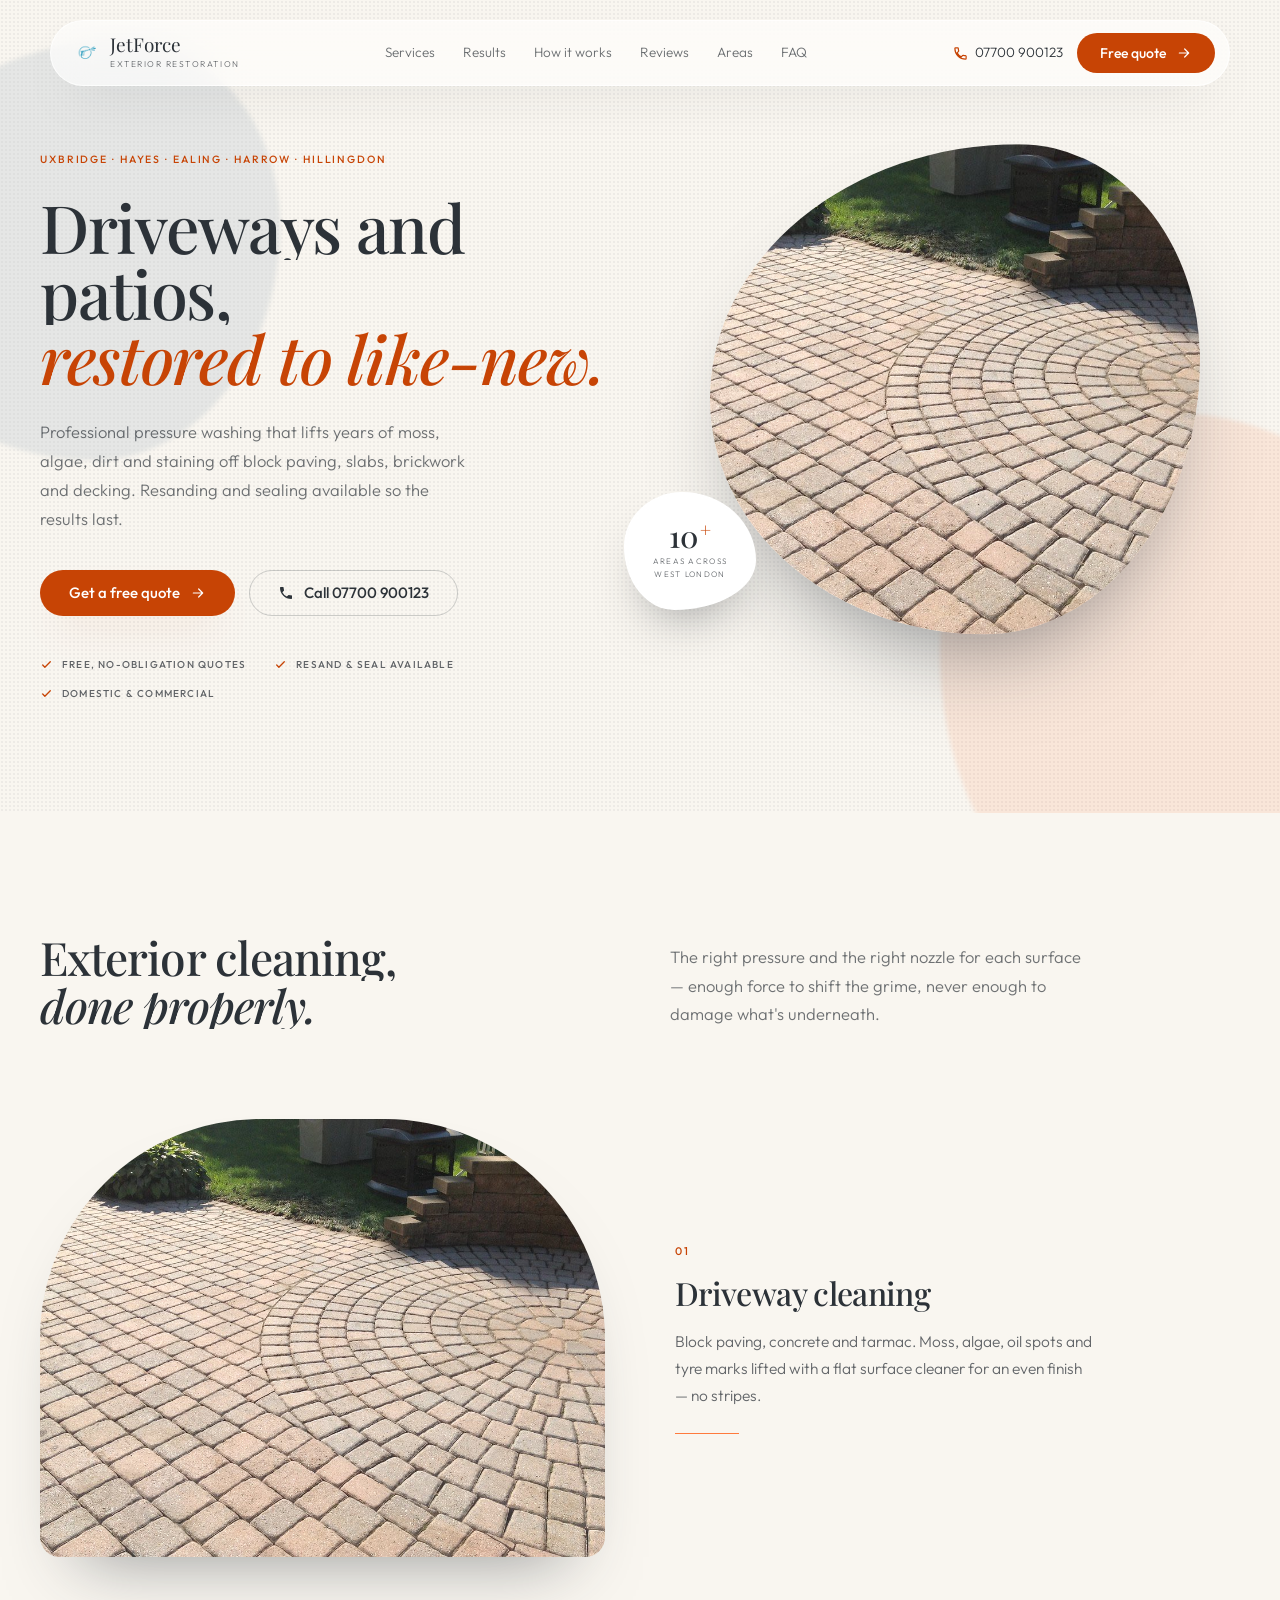
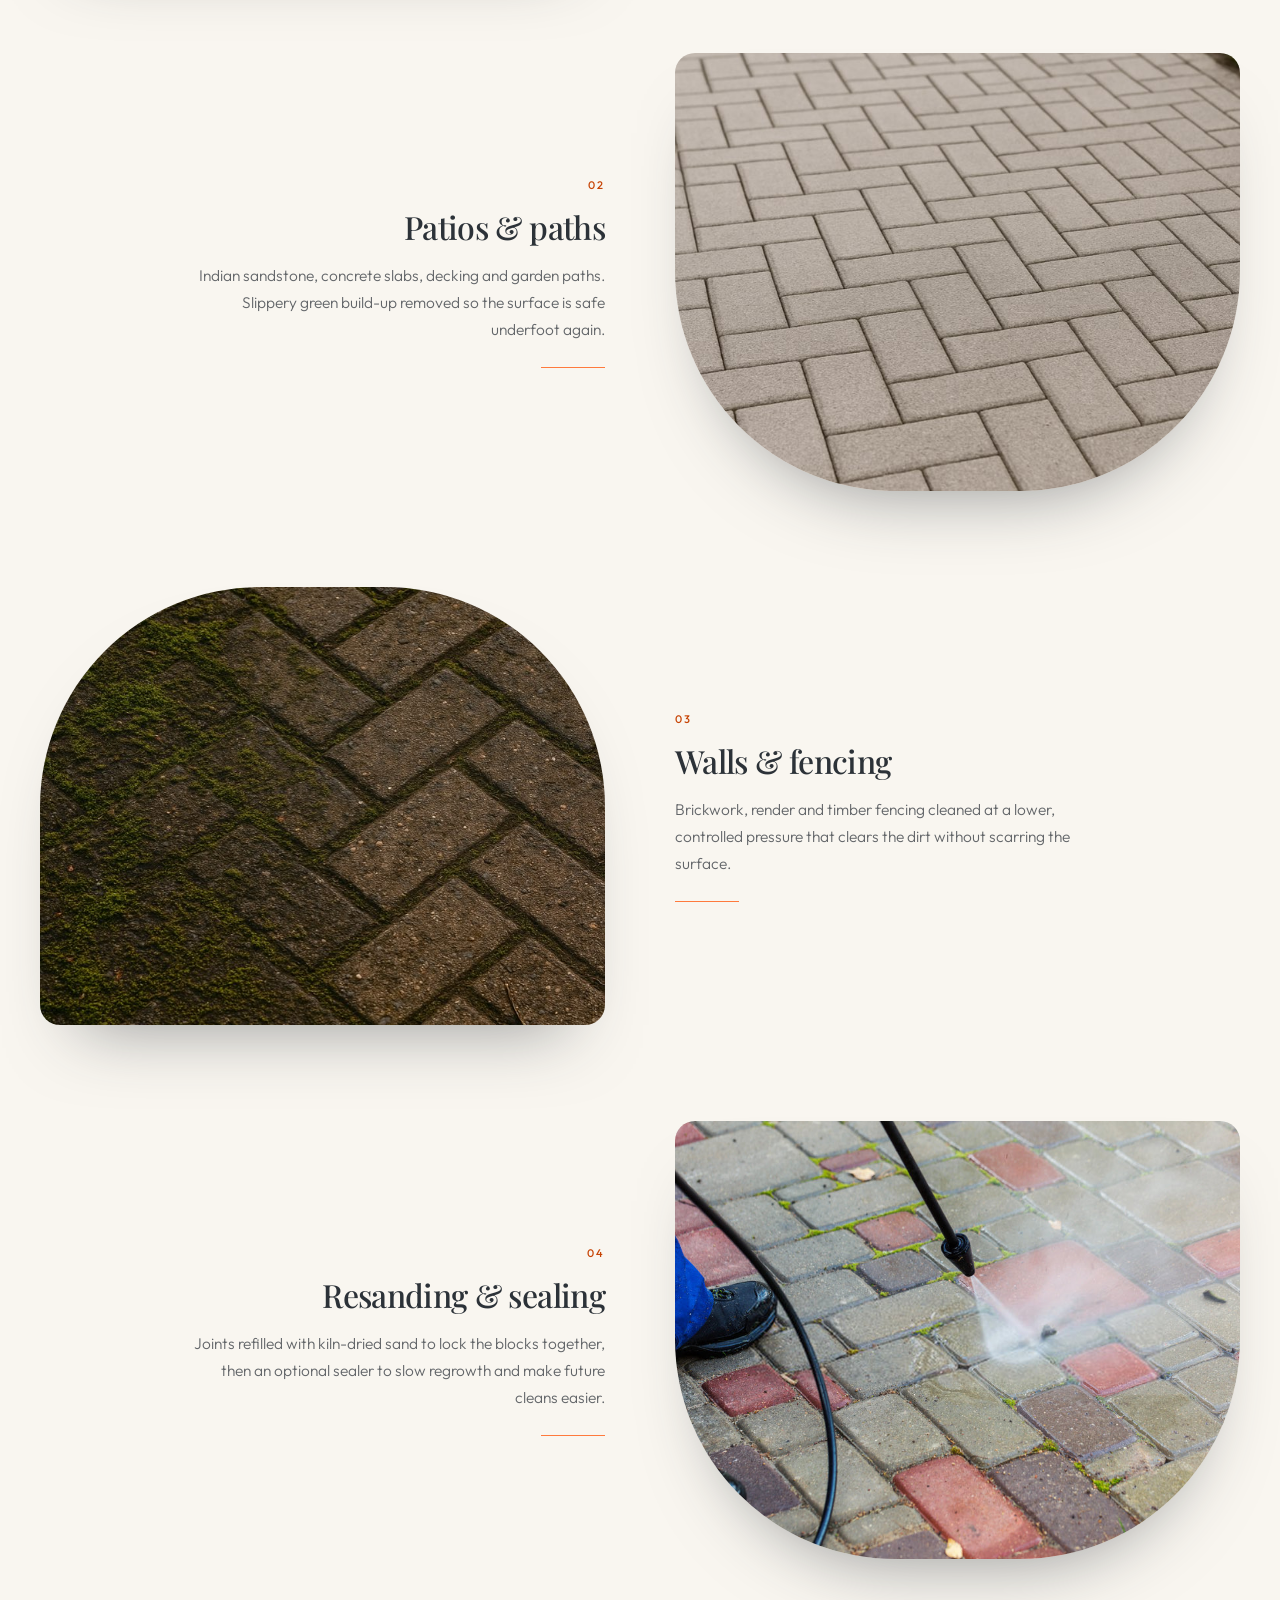
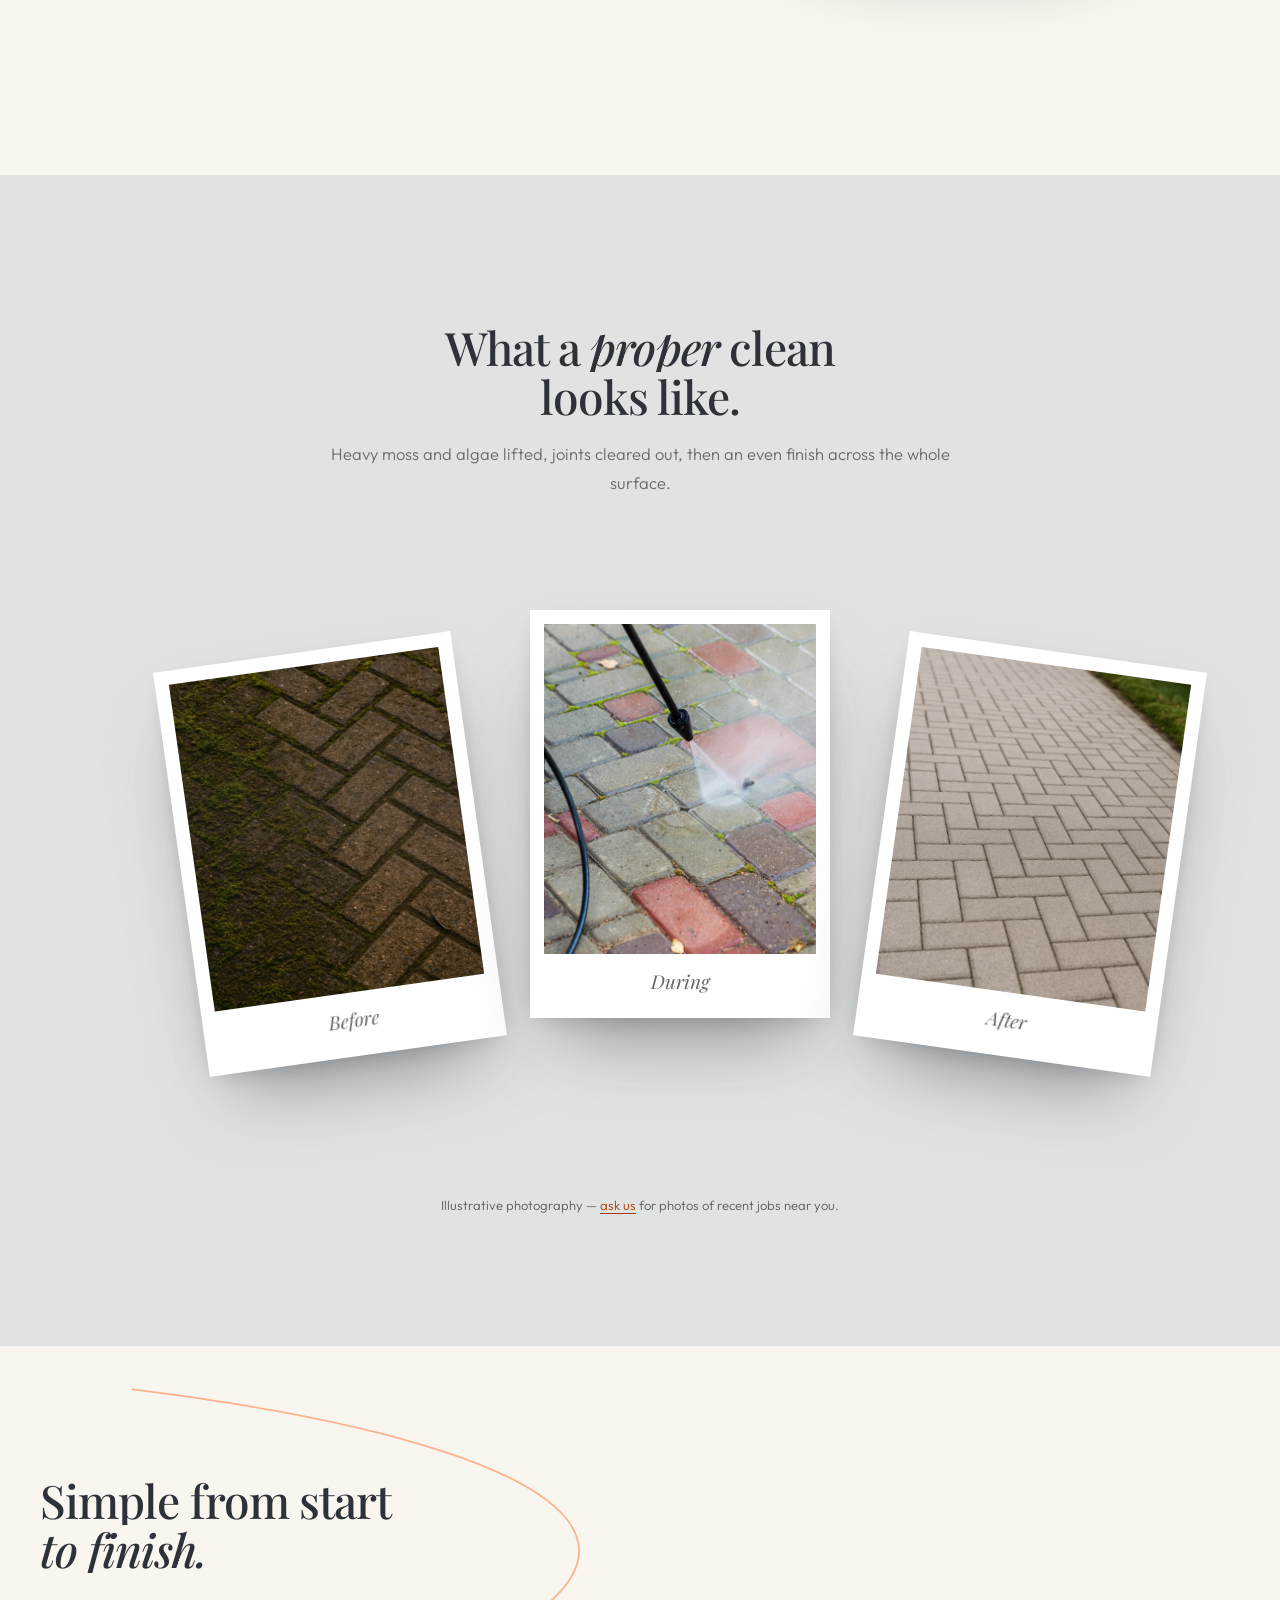
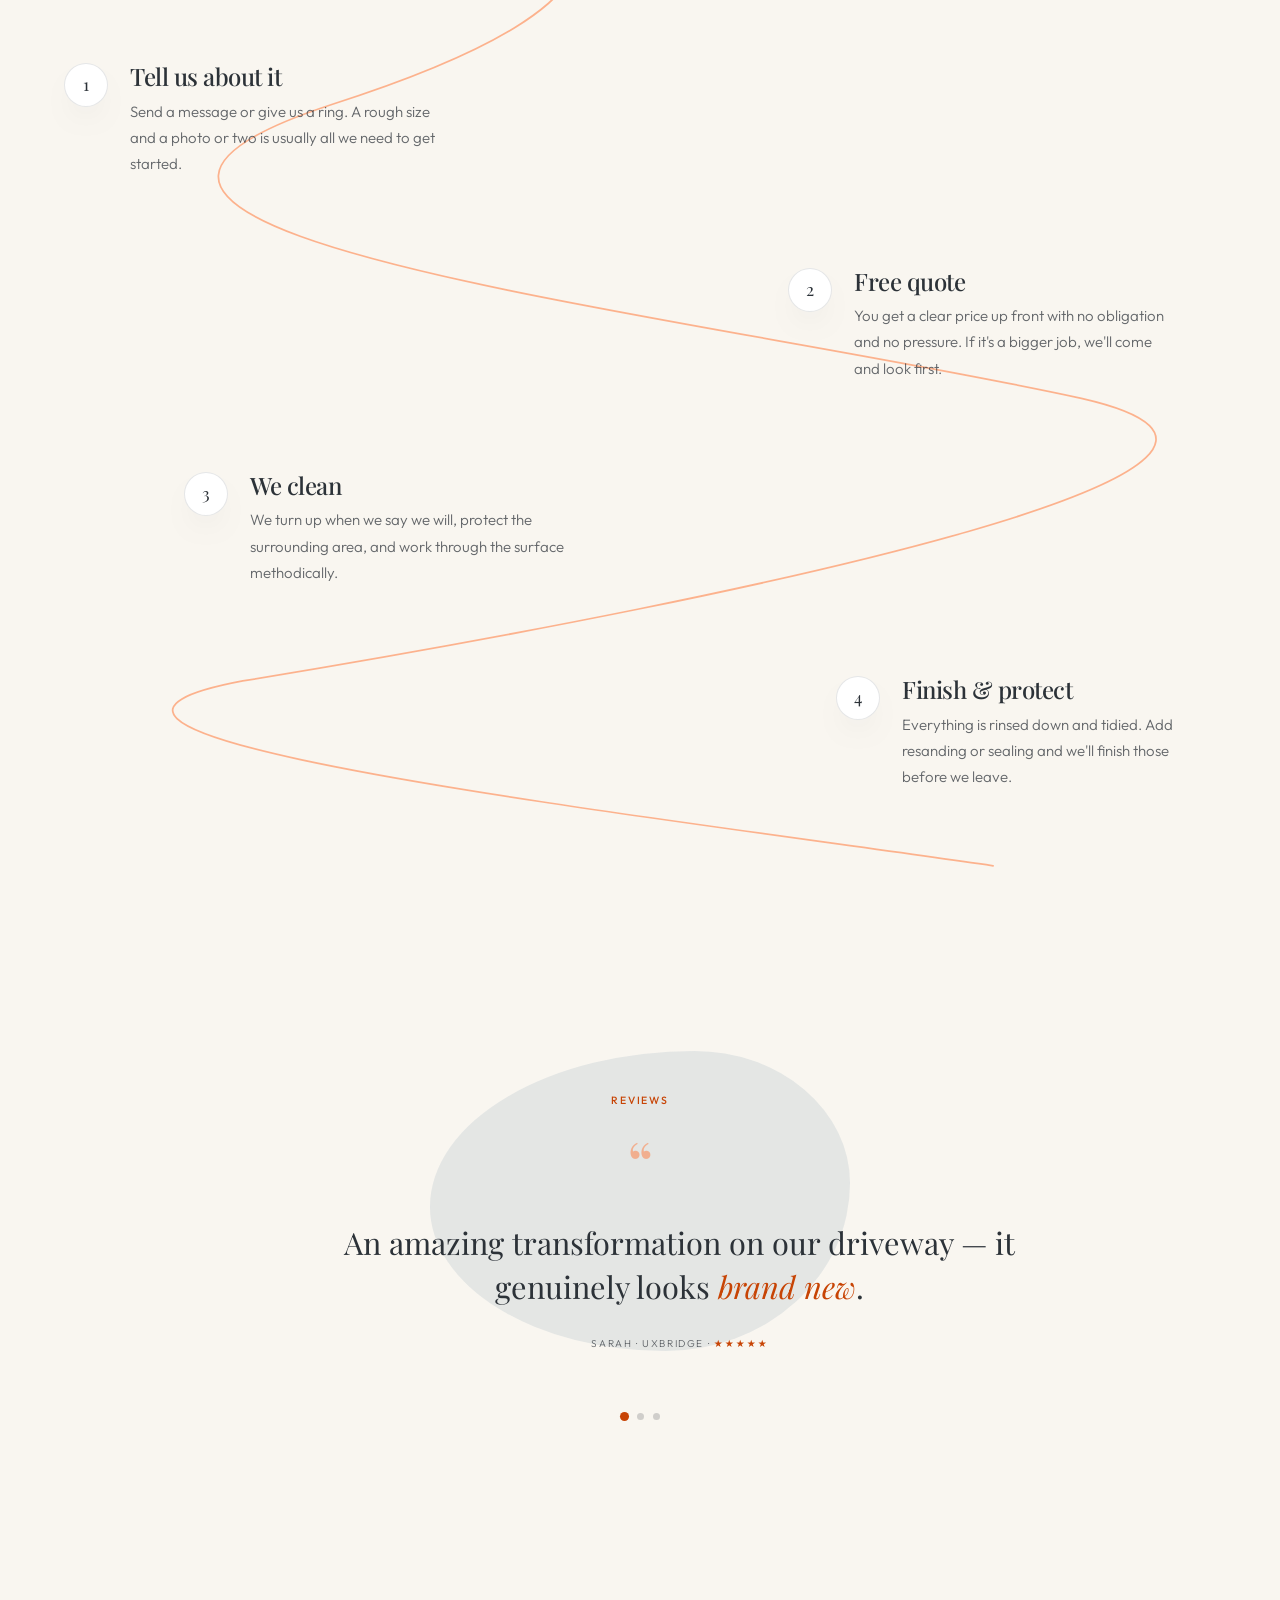
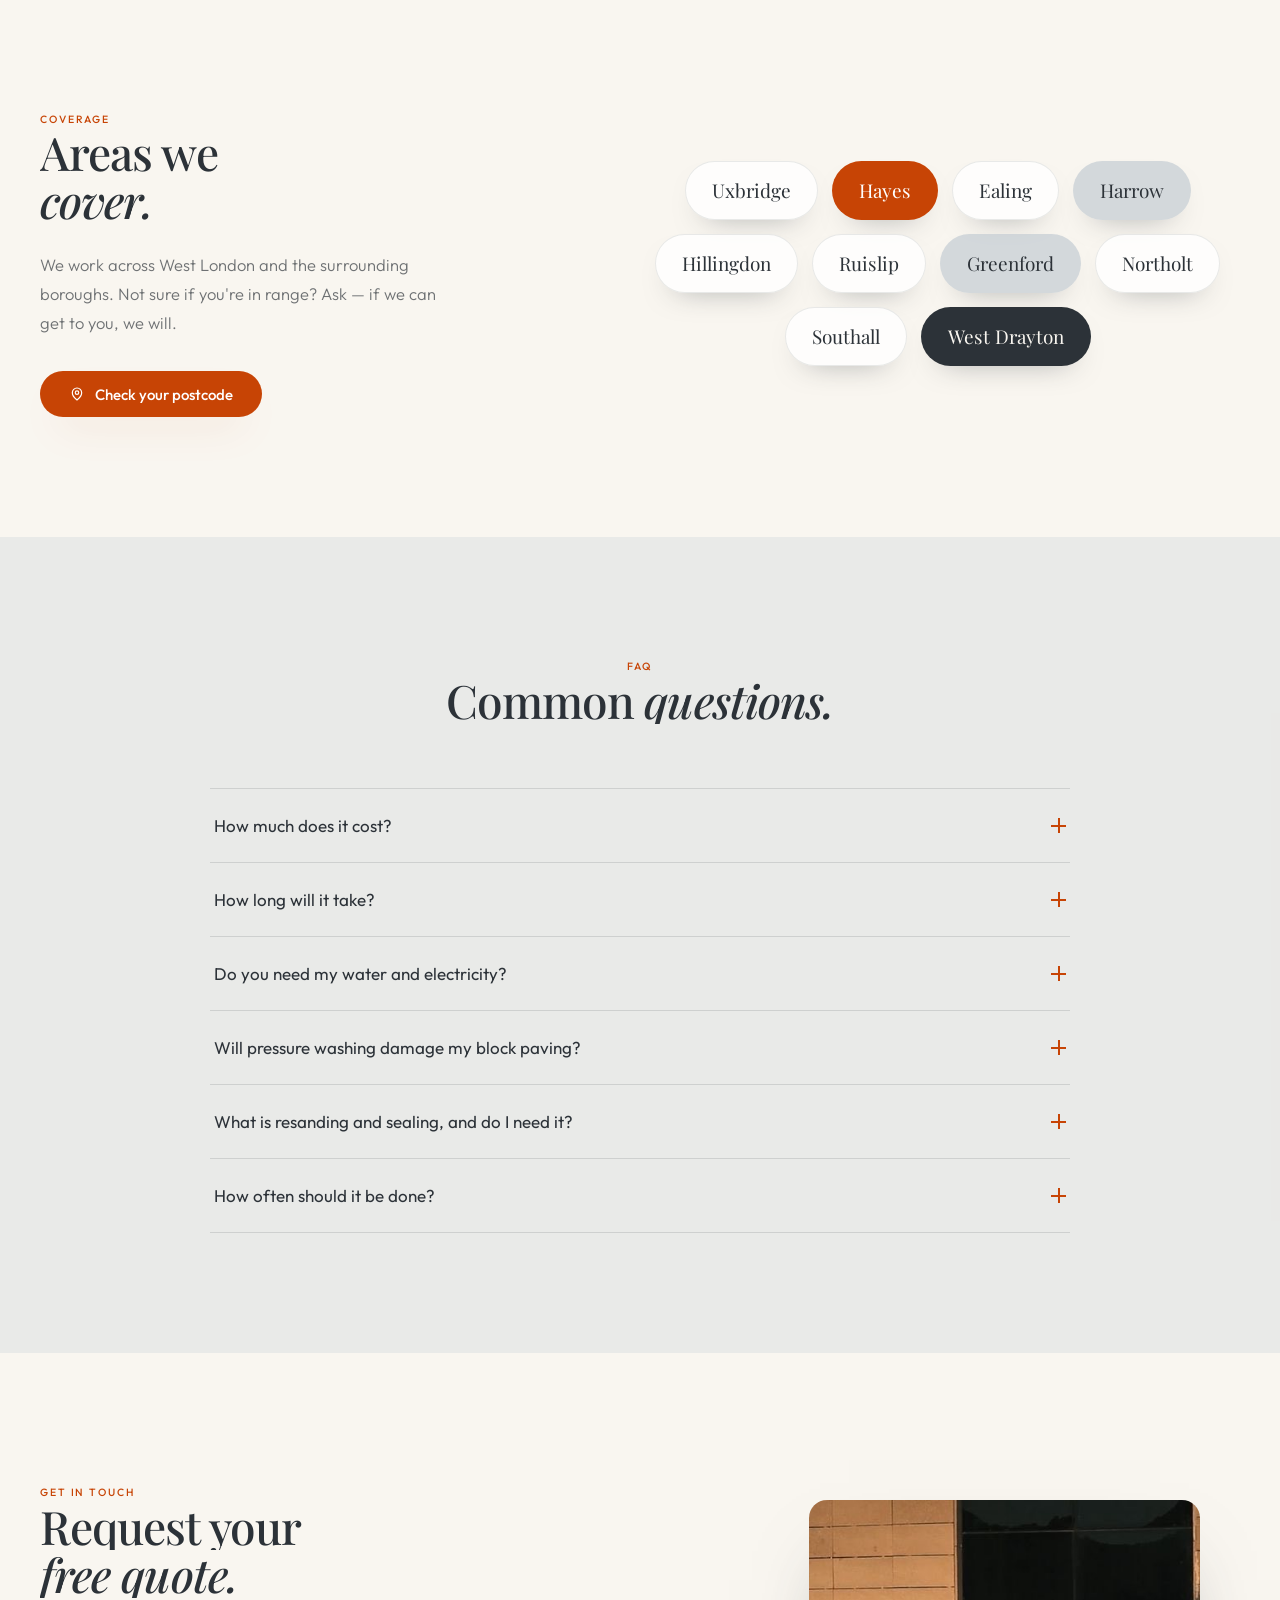
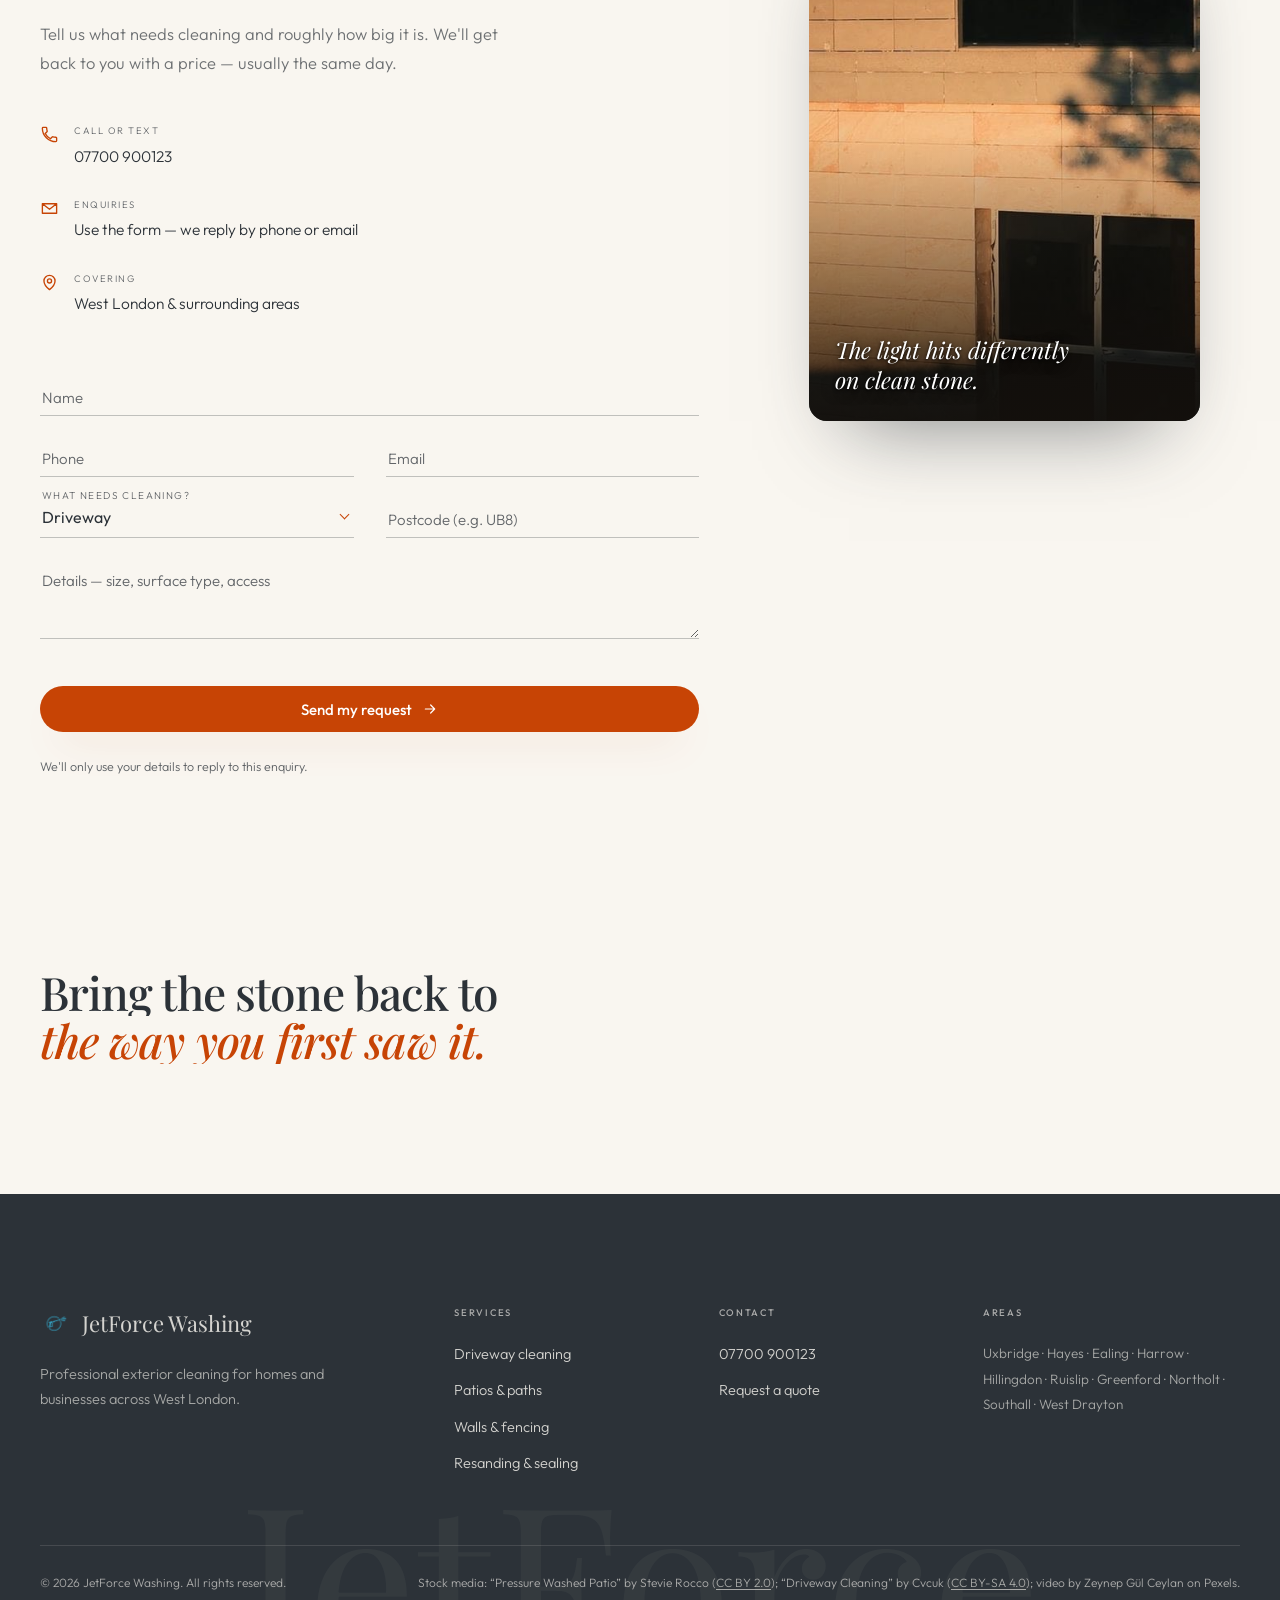
<file: index.html>
<!DOCTYPE html>
<html lang="en-GB">
<head>
<meta charset="utf-8">
<meta name="viewport" content="width=device-width, initial-scale=1">

<title>JetForce Washing | Driveway &amp; Patio Cleaning in West London</title>
<meta name="description" content="Professional pressure washing across West London. Driveways, patios, walls and fencing cleaned, plus resanding and sealing. Free, no-obligation quotes.">
<link rel="canonical" href="https://ym-mmv.github.io/JetForceWashing-website/">
<meta name="theme-color" content="#f9f6f0">

<!-- Reveal animations are opt-in: without JS the .js class is never added and
     every element stays visible, so the page never depends on the script. -->
<script>document.documentElement.classList.add('js');</script>

<!-- Social sharing -->
<meta property="og:type" content="website">
<meta property="og:site_name" content="JetForce Washing">
<meta property="og:title" content="JetForce Washing | Driveway &amp; Patio Cleaning in West London">
<meta property="og:description" content="Professional pressure washing across West London. Driveways, patios, walls and fencing cleaned, plus resanding and sealing.">
<meta property="og:url" content="https://ym-mmv.github.io/JetForceWashing-website/">
<meta property="og:image" content="https://ym-mmv.github.io/JetForceWashing-website/assets/hero.jpg">
<meta property="og:locale" content="en_GB">
<meta name="twitter:card" content="summary_large_image">
<meta name="twitter:title" content="JetForce Washing | Driveway &amp; Patio Cleaning in West London">
<meta name="twitter:description" content="Professional pressure washing across West London.">
<meta name="twitter:image" content="https://ym-mmv.github.io/JetForceWashing-website/assets/hero.jpg">

<!-- Relative paths: the site is served from a /JetForceWashing-website/ subpath,
     where "/favicon.ico" would 404. These also work at a domain root. -->
<link rel="icon" href="favicon.ico" sizes="any">
<link rel="icon" type="image/png" sizes="32x32" href="favicon-32x32.png">
<link rel="icon" type="image/png" sizes="16x16" href="favicon-16x16.png">
<link rel="apple-touch-icon" href="apple-touch-icon.png">
<link rel="manifest" href="site.webmanifest">

<link rel="preconnect" href="https://fonts.googleapis.com">
<link rel="preconnect" href="https://fonts.gstatic.com" crossorigin>
<link href="https://fonts.googleapis.com/css2?family=Playfair+Display:ital,wght@0,400;0,500;0,600;1,400;1,500&family=Outfit:wght@300;400;500&display=swap" rel="stylesheet">
<link rel="stylesheet" href="styles.css">
</head>

<body>
<a class="skip-link" href="#main">Skip to content</a>

<!-- ================================================================ NAV == -->
<header class="topbar">
  <div class="topbar-inner">
    <a class="brand" href="#top" aria-label="JetForce Washing — home">
      <img src="assets/logo.png" alt="" width="26" height="26">
      <span>
        <span class="brand-name">JetForce</span>
        <span class="brand-sub">Exterior restoration</span>
      </span>
    </a>

    <nav class="topnav" id="topnav" aria-label="Main">
      <a href="#services">Services</a>
      <a href="#results">Results</a>
      <a href="#process">How it works</a>
      <a href="#reviews">Reviews</a>
      <a href="#areas">Areas</a>
      <a href="#faq">FAQ</a>
    </nav>

    <div class="topbar-cta">
      <a class="tel-link" href="tel:+447700900123">
        <svg viewBox="0 0 24 24" aria-hidden="true" class="ico"><path d="M6.6 10.8a15.1 15.1 0 0 0 6.6 6.6l2.2-2.2a1 1 0 0 1 1-.25 11.4 11.4 0 0 0 3.6.58 1 1 0 0 1 1 1V20a1 1 0 0 1-1 1A17 17 0 0 1 3 4a1 1 0 0 1 1-1h3.5a1 1 0 0 1 1 1 11.4 11.4 0 0 0 .57 3.6 1 1 0 0 1-.25 1z"/></svg>
        <span>07700 900123</span>
      </a>
      <a class="btn btn-solid btn-sm magnet" href="#quote">
        Free quote
        <svg viewBox="0 0 24 24" aria-hidden="true" class="ico"><path d="M5 12h14M13 6l6 6-6 6" stroke-linecap="round" stroke-linejoin="round"/></svg>
      </a>
      <button class="nav-toggle" id="navToggle" aria-expanded="false" aria-controls="topnav" aria-label="Open menu">
        <span></span><span></span><span></span>
      </button>
    </div>
  </div>
</header>

<main id="main">
<span id="top"></span>

<!-- =============================================================== HERO == -->
<section class="hero noise">
  <div class="hero-blob hero-blob-1 pebble" aria-hidden="true"></div>
  <div class="hero-blob hero-blob-2 pebble-2" aria-hidden="true"></div>

  <div class="wrap hero-grid">
    <div class="hero-copy">
      <p class="sc hero-eyebrow hero-anim">Uxbridge &middot; Hayes &middot; Ealing &middot; Harrow &middot; Hillingdon</p>

      <h1 class="reveal-lines">
        <span class="l-mask"><span class="l-in">Driveways and</span></span>
        <span class="l-mask"><span class="l-in">patios,</span></span>
        <span class="l-mask"><span class="l-in accent">restored to like&#8209;new.</span></span>
      </h1>

      <p class="lede hero-lede hero-anim">
        Professional pressure washing that lifts years of moss, algae, dirt and staining
        off block paving, slabs, brickwork and decking. Resanding and sealing available
        so the results last.
      </p>

      <div class="hero-cta hero-anim">
        <a class="btn btn-solid magnet" href="#quote">
          Get a free quote
          <svg viewBox="0 0 24 24" aria-hidden="true" class="ico"><path d="M5 12h14M13 6l6 6-6 6" stroke-linecap="round" stroke-linejoin="round"/></svg>
        </a>
        <a class="btn btn-ghost" href="tel:+447700900123">
          <svg viewBox="0 0 24 24" aria-hidden="true" class="ico"><path d="M6.6 10.8a15.1 15.1 0 0 0 6.6 6.6l2.2-2.2a1 1 0 0 1 1-.25 11.4 11.4 0 0 0 3.6.58 1 1 0 0 1 1 1V20a1 1 0 0 1-1 1A17 17 0 0 1 3 4a1 1 0 0 1 1-1h3.5a1 1 0 0 1 1 1 11.4 11.4 0 0 0 .57 3.6 1 1 0 0 1-.25 1z" fill="currentColor" stroke="none"/></svg>
          Call 07700 900123
        </a>
      </div>

      <ul class="hero-points hero-anim">
        <li><svg viewBox="0 0 24 24" aria-hidden="true"><path d="m5 13 4 4L19 7"/></svg>Free, no-obligation quotes</li>
        <li><svg viewBox="0 0 24 24" aria-hidden="true"><path d="m5 13 4 4L19 7"/></svg>Resand &amp; seal available</li>
        <li><svg viewBox="0 0 24 24" aria-hidden="true"><path d="m5 13 4 4L19 7"/></svg>Domestic &amp; commercial</li>
      </ul>
    </div>

    <div class="hero-media">
      <figure class="hero-pebble pebble" id="heroPebble">
        <img src="assets/hero.jpg" id="heroImg" alt="Block paving patio with a circular feature, clean after pressure washing" width="1024" height="765" fetchpriority="high">
      </figure>
      <!-- Badge shows the number of areas covered, which matches the list in the
           Areas section exactly — a figure that can be checked against the page. -->
      <div class="hero-badge pebble-2 hero-anim">
        <b>10<span class="plus">+</span></b>
        <span>Areas across<br>West London</span>
      </div>
    </div>
  </div>
</section>

<!-- =========================================================== SERVICES == -->
<section class="services" id="services">
  <div class="wrap">
    <div class="section-head">
      <h2 class="reveal-lines">
        <span class="l-mask"><span class="l-in">Exterior cleaning,</span></span>
        <span class="l-mask"><span class="l-in italic">done properly.</span></span>
      </h2>
      <p class="lede fade-up">
        The right pressure and the right nozzle for each surface — enough force to shift
        the grime, never enough to damage what's underneath.
      </p>
    </div>

    <div class="svc-list">
      <article class="svc">
        <div class="svc-art"><img src="assets/hero.jpg" alt="Clean block paving with a circular feature" loading="lazy" width="1024" height="765"></div>
        <div class="svc-copy">
          <span class="svc-num">01</span>
          <h3>Driveway cleaning</h3>
          <p>Block paving, concrete and tarmac. Moss, algae, oil spots and tyre marks lifted with a flat surface cleaner for an even finish — no stripes.</p>
          <div class="svc-rule"></div>
        </div>
      </article>

      <article class="svc">
        <div class="svc-art"><img src="assets/after.jpg" alt="Clean paving slabs after washing" loading="lazy" width="733" height="1100"></div>
        <div class="svc-copy">
          <span class="svc-num">02</span>
          <h3>Patios &amp; paths</h3>
          <p>Indian sandstone, concrete slabs, decking and garden paths. Slippery green build-up removed so the surface is safe underfoot again.</p>
          <div class="svc-rule"></div>
        </div>
      </article>

      <article class="svc">
        <div class="svc-art"><img src="assets/before.jpg" alt="Paving heavily covered in moss before cleaning" loading="lazy" width="733" height="1100"></div>
        <div class="svc-copy">
          <span class="svc-num">03</span>
          <h3>Walls &amp; fencing</h3>
          <p>Brickwork, render and timber fencing cleaned at a lower, controlled pressure that clears the dirt without scarring the surface.</p>
          <div class="svc-rule"></div>
        </div>
      </article>

      <article class="svc">
        <div class="svc-art"><img src="assets/in-progress.jpg" alt="A pressure washer lance clearing moss from block paving joints" loading="lazy" width="1000" height="667"></div>
        <div class="svc-copy">
          <span class="svc-num">04</span>
          <h3>Resanding &amp; sealing</h3>
          <p>Joints refilled with kiln-dried sand to lock the blocks together, then an optional sealer to slow regrowth and make future cleans easier.</p>
          <div class="svc-rule"></div>
        </div>
      </article>
    </div>
  </div>
</section>

<!-- ============================================================ RESULTS == -->
<section class="results" id="results">
  <div class="wrap">
    <div class="results-head">
      <p class="sc fade-up">Results</p>
      <h2 class="reveal-lines">
        <span class="l-mask"><span class="l-in">What a <span class="italic">proper</span> clean</span></span>
        <span class="l-mask"><span class="l-in">looks like.</span></span>
      </h2>
      <p class="lede fade-up">Heavy moss and algae lifted, joints cleared out, then an even finish across the whole surface.</p>
    </div>

    <!--
      NOTE FOR JETFORCE: these are stock photos standing in until you have your
      own. Replace assets/before.jpg, assets/in-progress.jpg and assets/after.jpg
      with shots of one of your own jobs. Once they're your own photos, delete
      the "Illustrative photography" note below and the credits line in the footer.
    -->
    <div class="fan" id="fan">
      <figure class="pol" data-pol="0">
        <div class="shot"><img src="assets/before.jpg" alt="Block paving covered in thick moss and algae" loading="lazy" width="733" height="1100"></div>
        <figcaption>Before</figcaption>
      </figure>
      <figure class="pol" data-pol="1">
        <div class="shot"><img src="assets/in-progress.jpg" alt="A pressure washer lance clearing moss from the joints of block paving" loading="lazy" width="1000" height="667"></div>
        <figcaption>During</figcaption>
      </figure>
      <figure class="pol" data-pol="2">
        <div class="shot"><img src="assets/after.jpg" alt="Block paving clean and clear after pressure washing" loading="lazy" width="733" height="1100"></div>
        <figcaption>After</figcaption>
      </figure>
    </div>

    <p class="results-note">
      Illustrative photography — <a href="#quote">ask us</a> for photos of recent jobs near you.
    </p>
  </div>
</section>

<!-- ============================================================ PROCESS == -->
<section class="process" id="process">
  <svg class="walk" viewBox="0 0 1160 1080" preserveAspectRatio="none" aria-hidden="true">
    <path id="walkPath" d="M120 40 C 520 90, 700 200, 300 330 C -60 450, 620 520, 980 600 C 1240 660, 700 780, 220 860 C -40 910, 560 980, 900 1030"/>
  </svg>

  <div class="wrap">
    <div class="section-head">
      <h2 class="reveal-lines">
        <span class="l-mask"><span class="l-in">Simple from start</span></span>
        <span class="l-mask"><span class="l-in italic">to finish.</span></span>
      </h2>
    </div>

    <ol class="steps">
      <li class="step">
        <span class="step-n">1</span>
        <div>
          <h3>Tell us about it</h3>
          <p>Send a message or give us a ring. A rough size and a photo or two is usually all we need to get started.</p>
        </div>
      </li>
      <li class="step">
        <span class="step-n">2</span>
        <div>
          <h3>Free quote</h3>
          <p>You get a clear price up front with no obligation and no pressure. If it's a bigger job, we'll come and look first.</p>
        </div>
      </li>
      <li class="step">
        <span class="step-n">3</span>
        <div>
          <h3>We clean</h3>
          <p>We turn up when we say we will, protect the surrounding area, and work through the surface methodically.</p>
        </div>
      </li>
      <li class="step">
        <span class="step-n">4</span>
        <div>
          <h3>Finish &amp; protect</h3>
          <p>Everything is rinsed down and tidied. Add resanding or sealing and we'll finish those before we leave.</p>
        </div>
      </li>
    </ol>
  </div>
</section>

<!-- ============================================================ REVIEWS == -->
<section class="reviews" id="reviews">
  <div class="wrap">
    <div class="reviews-inner">
      <div class="reviews-blob pebble" aria-hidden="true"></div>
      <p class="sc fade-up">Reviews</p>
      <div class="rev-quote-mark serif" aria-hidden="true">&ldquo;</div>

      <div class="rev-viewport">
        <div class="rev-track" id="revTrack">
          <figure class="rev">
            <blockquote><p>An amazing transformation on our driveway — it genuinely looks <em>brand new</em>.</p></blockquote>
            <figcaption class="rev-meta">Sarah &middot; Uxbridge &middot; <span class="rev-stars">&#9733;&#9733;&#9733;&#9733;&#9733;</span></figcaption>
          </figure>
          <figure class="rev">
            <blockquote><p>On time, tidy and professional. Great value and a <em>spotless finish</em>.</p></blockquote>
            <figcaption class="rev-meta">Daniel &middot; Hayes &middot; <span class="rev-stars">&#9733;&#9733;&#9733;&#9733;&#9733;</span></figcaption>
          </figure>
          <figure class="rev">
            <blockquote><p>Our patio was green and slippery. Now it's <em>bright and safe</em> to walk on again.</p></blockquote>
            <figcaption class="rev-meta">Aisha &middot; Ealing &middot; <span class="rev-stars">&#9733;&#9733;&#9733;&#9733;&#9733;</span></figcaption>
          </figure>
        </div>
      </div>

      <div class="rev-dots" role="tablist" aria-label="Choose a review">
        <button class="rev-dot" role="tab" aria-selected="true"  aria-label="Review 1 of 3"></button>
        <button class="rev-dot" role="tab" aria-selected="false" aria-label="Review 2 of 3"></button>
        <button class="rev-dot" role="tab" aria-selected="false" aria-label="Review 3 of 3"></button>
      </div>
    </div>
  </div>
</section>

<!-- ============================================================== AREAS == -->
<section class="areas" id="areas">
  <div class="wrap areas-grid">
    <div class="areas-copy">
      <p class="sc fade-up">Coverage</p>
      <h2 class="reveal-lines">
        <span class="l-mask"><span class="l-in">Areas we</span></span>
        <span class="l-mask"><span class="l-in italic">cover.</span></span>
      </h2>
      <p class="lede fade-up">
        We work across West London and the surrounding boroughs. Not sure if you're in
        range? Ask — if we can get to you, we will.
      </p>
      <a class="btn btn-solid magnet" href="#quote">
        <svg viewBox="0 0 24 24" aria-hidden="true" class="ico"><path d="M12 21s7-5.6 7-11a7 7 0 1 0-14 0c0 5.4 7 11 7 11z" stroke-linejoin="round"/><circle cx="12" cy="10" r="2.6"/></svg>
        Check your postcode
      </a>
    </div>

    <div class="pill-cloud">
      <span class="pill">Uxbridge</span>
      <span class="pill pill-sat">Hayes</span>
      <span class="pill">Ealing</span>
      <span class="pill pill-steel">Harrow</span>
      <span class="pill">Hillingdon</span>
      <span class="pill">Ruislip</span>
      <span class="pill pill-steel">Greenford</span>
      <span class="pill">Northolt</span>
      <span class="pill">Southall</span>
      <span class="pill pill-dark">West Drayton</span>
    </div>
  </div>
</section>

<!-- ================================================================ FAQ == -->
<section class="faq" id="faq">
  <div class="wrap">
    <div class="faq-head">
      <p class="sc fade-up">FAQ</p>
      <h2 class="reveal-lines">
        <span class="l-mask"><span class="l-in">Common <span class="italic">questions.</span></span></span>
      </h2>
    </div>

    <div class="faq-list">
      <div class="faq-item">
        <button class="faq-q" aria-expanded="false">How much does it cost?<span class="faq-icon" aria-hidden="true"></span></button>
        <div class="faq-a"><p>It depends on the size of the area, the surface type and how much build-up there is. Send over the rough dimensions and a photo and we'll come back with a firm price — quotes are always free and there's no obligation.</p></div>
      </div>
      <div class="faq-item">
        <button class="faq-q" aria-expanded="false">How long will it take?<span class="faq-icon" aria-hidden="true"></span></button>
        <div class="faq-a"><p>Most domestic driveways and patios are a single day's work. Resanding and sealing can add time, since the surface needs to dry properly first. We'll tell you what to expect when we quote.</p></div>
      </div>
      <div class="faq-item">
        <button class="faq-q" aria-expanded="false">Do you need my water and electricity?<span class="faq-icon" aria-hidden="true"></span></button>
        <div class="faq-a"><p>An outside tap and a standard socket are ideal, and we'll always ask first. Let us know when you get in touch if access is difficult and we'll work around it.</p></div>
      </div>
      <div class="faq-item">
        <button class="faq-q" aria-expanded="false">Will pressure washing damage my block paving?<span class="faq-icon" aria-hidden="true"></span></button>
        <div class="faq-a"><p>Not when it's done correctly. The risk comes from too much pressure held too close, which erodes the surface and blasts out the jointing sand. We match the pressure and nozzle to the surface, and resanding afterwards puts back what the wash takes out.</p></div>
      </div>
      <div class="faq-item">
        <button class="faq-q" aria-expanded="false">What is resanding and sealing, and do I need it?<span class="faq-icon" aria-hidden="true"></span></button>
        <div class="faq-a"><p>Resanding refills the joints between blocks with kiln-dried sand, which keeps the paving stable and slows weed growth. Sealing adds a protective layer on top that helps resist staining and keeps it looking clean for longer. Neither is essential, but together they make the results last considerably longer.</p></div>
      </div>
      <div class="faq-item">
        <button class="faq-q" aria-expanded="false">How often should it be done?<span class="faq-icon" aria-hidden="true"></span></button>
        <div class="faq-a"><p>For most West London driveways, every one to two years keeps things looking sharp. Shaded or north-facing areas green up faster and may want doing annually. Sealed surfaces tend to go longer between cleans.</p></div>
      </div>
    </div>
  </div>
</section>

<!-- ============================================================== QUOTE == -->
<section class="quote-sec" id="quote">
  <div class="wrap quote-grid">
    <div class="quote-main">
      <p class="sc fade-up">Get in touch</p>
      <h2 class="reveal-lines">
        <span class="l-mask"><span class="l-in">Request your</span></span>
        <span class="l-mask"><span class="l-in italic">free quote.</span></span>
      </h2>
      <p class="lede fade-up">
        Tell us what needs cleaning and roughly how big it is. We'll get back to you
        with a price — usually the same day.
      </p>

      <dl class="contact-rows fade-up">
        <div class="contact-row">
          <svg viewBox="0 0 24 24" aria-hidden="true"><path d="M6.6 10.8a15.1 15.1 0 0 0 6.6 6.6l2.2-2.2a1 1 0 0 1 1-.25 11.4 11.4 0 0 0 3.6.58 1 1 0 0 1 1 1V20a1 1 0 0 1-1 1A17 17 0 0 1 3 4a1 1 0 0 1 1-1h3.5a1 1 0 0 1 1 1 11.4 11.4 0 0 0 .57 3.6 1 1 0 0 1-.25 1z"/></svg>
          <div><dt>Call or text</dt><dd><a href="tel:+447700900123">07700 900123</a></dd></div>
        </div>
        <div class="contact-row">
          <svg viewBox="0 0 24 24" aria-hidden="true"><path d="M3 6h18v12H3zM3 6l9 7 9-7"/></svg>
          <div><dt>Enquiries</dt><dd>Use the form — we reply by phone or email</dd></div>
        </div>
        <div class="contact-row">
          <svg viewBox="0 0 24 24" aria-hidden="true"><path d="M12 21s7-5.6 7-11a7 7 0 1 0-14 0c0 5.4 7 11 7 11z"/><circle cx="12" cy="10" r="2.6"/></svg>
          <div><dt>Covering</dt><dd>West London &amp; surrounding areas</dd></div>
        </div>
      </dl>
    <!-- data-demo disables the network POST. The business has closed, so the
         original Formspree endpoint has been removed rather than left live
         collecting real enquiries. Everything else is real: native validation,
         the loading state and the status messaging all still run. -->
    <form class="form fade-up" id="quoteForm" data-demo method="POST">
      <div class="field">
        <input id="name" name="name" type="text" autocomplete="name" required placeholder=" ">
        <label for="name">Name</label>
      </div>

      <div class="field field-half">
          <input id="phone" name="phone" type="tel" autocomplete="tel" required placeholder=" ">
          <label for="phone">Phone</label>
      </div>
      <div class="field field-half">
          <input id="email" name="email" type="email" autocomplete="email" required placeholder=" ">
          <label for="email">Email</label>
      </div>

      <div class="field field-half field-select">
        <select id="service" name="service">
          <option>Driveway</option>
          <option>Patio or path</option>
          <option>Walls, render or fencing</option>
          <option>Resanding &amp; sealing</option>
          <option>Something else</option>
        </select>
        <label for="service">What needs cleaning?</label>
      </div>

      <div class="field field-half">
        <input id="postcode" name="postcode" type="text" autocomplete="postal-code" placeholder=" ">
        <label for="postcode">Postcode (e.g. UB8)</label>
      </div>

      <div class="field">
        <textarea id="message" name="message" rows="3" placeholder=" "></textarea>
        <label for="message">Details — size, surface type, access</label>
      </div>

      <!-- Honeypot: bots fill hidden fields, humans don't. -->
      <input type="text" name="_gotcha" tabindex="-1" autocomplete="off" aria-hidden="true" class="gotcha">

      <button class="btn btn-solid magnet" type="submit" id="submitBtn">
        Send my request
        <svg viewBox="0 0 24 24" aria-hidden="true" class="ico"><path d="M5 12h14M13 6l6 6-6 6" stroke-linecap="round" stroke-linejoin="round"/></svg>
      </button>
      <p class="form-note">We'll only use your details to reply to this enquiry.</p>
      <p class="form-status" id="formStatus" role="status" aria-live="polite"></p>
    </form>
    </div>

    <div class="quote-aside">
      <figure class="stone-panel fade-up">
        <video id="stoneVideo" muted loop playsinline preload="none"
               poster="assets/stone-light-poster.jpg"
               aria-label="Evening sunlight and tree shadows moving across a stone facade"
               data-src="assets/stone-light.mp4"></video>
        <figcaption>The light hits differently<br>on clean stone.</figcaption>
      </figure>
    </div>
  </div>
</section>

<!-- ============================================================ CLOSING == -->
<section class="closing">
  <div class="wrap">
    <h2 class="reveal-lines">
      <span class="l-mask"><span class="l-in">Bring the stone back to</span></span>
      <span class="l-mask"><span class="l-in"><em>the way you first saw it.</em></span></span>
    </h2>
  </div>
</section>
</main>

<!-- ============================================================= FOOTER == -->
<footer class="site-footer">
  <div class="wrap footer-grid">
    <div>
      <a class="footer-brand" href="#top">
        <img src="assets/logo.png" alt="" width="30" height="30">
        <span>JetForce Washing</span>
      </a>
      <p class="footer-blurb">Professional exterior cleaning for homes and businesses across West London.</p>
    </div>

    <div>
      <h4>Services</h4>
      <ul class="footer-links">
        <li><a href="#services">Driveway cleaning</a></li>
        <li><a href="#services">Patios &amp; paths</a></li>
        <li><a href="#services">Walls &amp; fencing</a></li>
        <li><a href="#services">Resanding &amp; sealing</a></li>
      </ul>
    </div>

    <div>
      <h4>Contact</h4>
      <ul class="footer-links">
        <li><a href="tel:+447700900123">07700 900123</a></li>
        <li><a href="#quote">Request a quote</a></li>
      </ul>
    </div>

    <div>
      <h4>Areas</h4>
      <p class="footer-areas">Uxbridge &middot; Hayes &middot; Ealing &middot; Harrow &middot; Hillingdon &middot; Ruislip &middot; Greenford &middot; Northolt &middot; Southall &middot; West Drayton</p>
    </div>
  </div>

  <div class="wrap footer-bottom">
    <p>&copy; <span id="year">2026</span> JetForce Washing. All rights reserved.</p>
    <!-- Required attribution for the Creative Commons and Pexels media.
         Remove once every asset on the site is JetForce's own work. -->
    <p>
      Stock media: &ldquo;Pressure Washed Patio&rdquo; by Stevie Rocco
      (<a href="https://creativecommons.org/licenses/by/2.0/" rel="license nofollow noopener">CC&nbsp;BY&nbsp;2.0</a>);
      &ldquo;Driveway Cleaning&rdquo; by Cvcuk
      (<a href="https://creativecommons.org/licenses/by-sa/4.0/" rel="license nofollow noopener">CC&nbsp;BY-SA&nbsp;4.0</a>);
      video by Zeynep G&uuml;l Ceylan on Pexels.
    </p>
  </div>

  <div class="footer-mark" aria-hidden="true">JetForce</div>
</footer>

<script type="application/ld+json">
{
  "@context": "https://schema.org",
  "@type": "HomeAndConstructionBusiness",
  "@id": "https://ym-mmv.github.io/JetForceWashing-website/#business",
  "name": "JetForce Washing",
  "description": "Professional pressure washing across West London — driveways, patios, walls and fencing, plus resanding and sealing.",
  "url": "https://ym-mmv.github.io/JetForceWashing-website/",
  "image": "https://ym-mmv.github.io/JetForceWashing-website/assets/hero.jpg",
  "logo": "https://ym-mmv.github.io/JetForceWashing-website/assets/logo.png",
  "telephone": "+447700900123",
  "priceRange": "££",
  "address": { "@type": "PostalAddress", "addressRegion": "West London", "addressCountry": "GB" },
  "areaServed": [
    { "@type": "City", "name": "Uxbridge" },
    { "@type": "City", "name": "Hayes" },
    { "@type": "City", "name": "Ealing" },
    { "@type": "City", "name": "Harrow" },
    { "@type": "City", "name": "Hillingdon" },
    { "@type": "City", "name": "Ruislip" },
    { "@type": "City", "name": "Greenford" },
    { "@type": "City", "name": "Northolt" },
    { "@type": "City", "name": "Southall" },
    { "@type": "City", "name": "West Drayton" }
  ],
  "hasOfferCatalog": {
    "@type": "OfferCatalog",
    "name": "Exterior cleaning services",
    "itemListElement": [
      { "@type": "Offer", "itemOffered": { "@type": "Service", "name": "Driveway cleaning" } },
      { "@type": "Offer", "itemOffered": { "@type": "Service", "name": "Patio and path cleaning" } },
      { "@type": "Offer", "itemOffered": { "@type": "Service", "name": "Wall and fencing cleaning" } },
      { "@type": "Offer", "itemOffered": { "@type": "Service", "name": "Resanding and sealing" } }
    ]
  }
}
</script>

<script src="script.js" defer></script>
</body>
</html>
</file>
<file: styles.css>
/* ==========================================================================
   JetForce Washing — editorial redesign
   Hand-written CSS. No framework, no build step, no dependencies.

   Accent policy: --sat (#ff7a3d) is DECORATIVE ONLY — fills, rules, shapes.
   Anything carrying text uses --sat-ink (#c74405), which clears WCAG AA on
   sand (4.57:1) and behind white button labels (4.93:1). The bright orange
   fails both at 2.4:1 and 2.6:1, so it never sits under a glyph.
   ========================================================================== */

:root {
  --sand:      #f9f6f0;
  --sand-deep: #f2ede4;
  --char:      #2c3238;
  --steel:     #c4ccd3;
  --sat:       #ff7a3d;   /* decoration only */
  --sat-ink:   #c74405;   /* text + button fills */
  --white:     #ffffff;

  --serif: "Playfair Display", "Iowan Old Style", Georgia, serif;
  --sans:  "Outfit", ui-sans-serif, system-ui, -apple-system, "Segoe UI", Roboto, sans-serif;

  --wrap: 1240px;
  --pad:  40px;

  --ease: cubic-bezier(.22, 1, .36, 1);
}

/* ------------------------------------------------------------------ base -- */
*, *::before, *::after { box-sizing: border-box; }

html {
  scroll-behavior: smooth;
  scroll-padding-top: 120px;
  -webkit-text-size-adjust: 100%;
}

body {
  margin: 0;
  background: var(--sand);
  color: var(--char);
  font-family: var(--sans);
  font-weight: 300;
  font-size: 16.5px;
  line-height: 1.75;
  overflow-x: hidden;
  -webkit-font-smoothing: antialiased;
}

img { max-width: 100%; height: auto; display: block; }

h1, h2, h3, h4 {
  font-family: var(--serif);
  font-weight: 500;
  letter-spacing: -.02em;
  margin: 0;
}
h1 { font-size: clamp(46px, 5.2vw, 78px); line-height: .98; }
h2 { font-size: clamp(34px, 3.6vw, 54px); line-height: 1.05; }
h3 { font-size: 32px; line-height: 1.15; }

p { margin: 0; }
a { color: inherit; text-decoration: none; }

:focus-visible {
  outline: 2px solid var(--sat-ink);
  outline-offset: 3px;
  border-radius: 4px;
}

.wrap { width: min(var(--wrap), 100% - var(--pad) * 2); margin-inline: auto; }
.wrap-narrow { width: min(920px, 100% - var(--pad) * 2); margin-inline: auto; }

.serif { font-family: var(--serif); }
.italic { font-style: italic; }

/* Small-caps eyebrow label */
.sc {
  font-family: var(--sans);
  text-transform: uppercase;
  letter-spacing: .18em;
  font-size: 10.5px;
  font-weight: 500;
  color: var(--sat-ink);
}

.lede {
  font-size: 16.5px;
  line-height: 1.75;
  color: rgba(44, 50, 56, .68);
}

.skip-link {
  position: absolute; left: -9999px; top: 0; z-index: 999;
  background: var(--char); color: var(--sand);
  padding: 12px 20px; border-radius: 0 0 12px 0;
}
.skip-link:focus { left: 0; }

/* Organic blob radii, lifted from the design */
.pebble   { border-radius: 63% 37% 44% 56% / 52% 44% 56% 48%; }
.pebble-2 { border-radius: 44% 56% 62% 38% / 46% 58% 42% 54%; }

/* Fine dot texture */
.noise {
  background-image: radial-gradient(rgba(44, 50, 56, .055) 1px, transparent 1px);
  background-size: 4px 4px;
}

/* --------------------------------------------------------------- buttons -- */
.btn {
  display: inline-flex; align-items: center; gap: 10px;
  padding: 14px 28px;
  border-radius: 999px;
  border: 1px solid transparent;
  font-family: var(--sans);
  font-size: 15px; font-weight: 500; line-height: 1;
  cursor: pointer;
  transition: background-color .3s var(--ease), color .3s var(--ease),
              border-color .3s var(--ease), box-shadow .3s var(--ease);
}
.btn-solid {
  background: var(--sat-ink); color: var(--white);
  box-shadow: 0 20px 40px -22px rgba(199, 68, 5, .9);
}
.btn-solid:hover { background: #a83803; }
.btn-ghost {
  background: transparent; color: var(--char);
  border-color: rgba(44, 50, 56, .22);
}
.btn-ghost:hover { border-color: var(--char); }
.btn-sm { padding: 11px 22px; font-size: 14px; }

.btn .ico { width: 16px; height: 16px; fill: none; stroke: currentColor; stroke-width: 1.8; }

/* ---------------------------------------------------------------- topbar -- */
.topbar {
  position: fixed; inset: 20px 0 auto 0; z-index: 50;
  display: flex; justify-content: center;
  padding-inline: 24px;
  pointer-events: none;
}
.topbar-inner {
  pointer-events: auto;
  width: min(1180px, 100%);
  display: flex; align-items: center; gap: 32px;
  padding: 12px 14px 12px 22px;
  border-radius: 999px;
  background: rgba(255, 255, 255, .65);
  backdrop-filter: blur(18px) saturate(180%);
  -webkit-backdrop-filter: blur(18px) saturate(180%);
  border: 1px solid rgba(255, 255, 255, .7);
  box-shadow: 0 20px 50px -30px rgba(44, 50, 56, .5);
}

.brand { display: flex; align-items: center; gap: 11px; }
.brand img { width: 26px; height: 26px; object-fit: contain; }
.brand-name { display: block; font-family: var(--serif); font-size: 19px; line-height: 1; }
.brand-sub {
  display: block;
  font-family: var(--sans); text-transform: uppercase;
  letter-spacing: .18em; font-size: 8.5px;
  color: rgba(44, 50, 56, .72); margin-top: 3px;
}

.topnav { display: flex; align-items: center; gap: 28px; margin-inline: auto; }
.topnav a {
  font-size: 13.5px; color: rgba(44, 50, 56, .7);
  transition: color .25s var(--ease);
}
.topnav a:hover { color: var(--char); }

.topbar-cta { display: flex; align-items: center; gap: 14px; }
.tel-link {
  display: inline-flex; align-items: center; gap: 7px;
  font-size: 13.5px; color: var(--char);
}
.tel-link .ico { width: 15px; height: 15px; fill: none; stroke: var(--sat-ink); stroke-width: 1.9; }

.nav-toggle {
  display: none;
  width: 40px; height: 40px;
  border: 1px solid rgba(44, 50, 56, .18);
  border-radius: 999px;
  background: transparent;
  cursor: pointer;
  padding: 0;
  position: relative;
}
.nav-toggle span {
  position: absolute; left: 11px; right: 11px; height: 1.5px;
  background: var(--char); border-radius: 2px;
  transition: transform .3s var(--ease), opacity .2s;
}
.nav-toggle span:nth-child(1) { top: 14px; }
.nav-toggle span:nth-child(2) { top: 19px; }
.nav-toggle span:nth-child(3) { top: 24px; }
.nav-toggle[aria-expanded="true"] span:nth-child(1) { transform: translateY(5px) rotate(45deg); }
.nav-toggle[aria-expanded="true"] span:nth-child(2) { opacity: 0; }
.nav-toggle[aria-expanded="true"] span:nth-child(3) { transform: translateY(-5px) rotate(-45deg); }

/* ------------------------------------------------------------------ hero -- */
.hero { position: relative; padding: 150px 0 110px; overflow: hidden; }
.hero-grid {
  display: grid; grid-template-columns: 1fr 1fr;
  gap: 60px; align-items: center;
}

/* Soft background blobs */
.hero-blob {
  position: absolute; z-index: 0; pointer-events: none;
  filter: blur(2px);
}
.hero-blob-1 {
  width: 420px; height: 420px; left: -140px; top: 40px;
  background: rgba(196, 204, 211, .38);
}
.hero-blob-2 {
  width: 520px; height: 520px; right: -180px; bottom: -120px;
  background: rgba(255, 122, 61, .13);
}

.hero-copy { position: relative; z-index: 1; }
.hero-eyebrow { margin-bottom: 26px; letter-spacing: .18em; }
.hero h1 { margin-bottom: 28px; }
.hero h1 .accent { color: var(--sat-ink); font-style: italic; }
.hero-lede { max-width: 430px; margin-bottom: 36px; }

.hero-cta { display: flex; flex-wrap: wrap; gap: 14px; margin-bottom: 40px; }

.hero-points {
  list-style: none; margin: 0; padding: 0;
  display: flex; flex-wrap: wrap; gap: 12px 28px;
}
.hero-points li {
  display: flex; align-items: center; gap: 9px;
  text-transform: uppercase; letter-spacing: .12em;
  font-size: 10px; font-weight: 500;
  color: rgba(44, 50, 56, .75);
}
.hero-points svg {
  width: 13px; height: 13px; flex: none;
  fill: none; stroke: var(--sat-ink); stroke-width: 2.4;
  stroke-linecap: round; stroke-linejoin: round;
}

.hero-media { position: relative; z-index: 1; }
.hero-pebble {
  position: relative;
  aspect-ratio: 1 / 1;
  overflow: hidden;
  box-shadow: 0 50px 90px -40px rgba(44, 50, 56, .55);
}
.hero-pebble img { width: 100%; height: 100%; object-fit: cover; }

.hero-badge {
  position: absolute; left: -46px; bottom: 78px;
  width: 132px; height: 118px;
  display: grid; place-content: center; text-align: center;
  background: var(--white);
  box-shadow: 0 26px 50px -24px rgba(44, 50, 56, .5);
}
.hero-badge b {
  font-family: var(--serif); font-size: 30px; font-weight: 500;
  display: block; white-space: nowrap; line-height: 1;
}
.hero-badge .plus { color: var(--sat-ink); font-size: 19px; vertical-align: super; margin-left: 2px; }
.hero-badge > span {
  display: block; margin-top: 4px;
  text-transform: uppercase; letter-spacing: .16em;
  font-size: 8px; line-height: 1.6; color: rgba(44, 50, 56, .72);
}

/* -------------------------------------------------------------- services -- */
.services { position: relative; padding: 120px 0; overflow: hidden; }
.section-head { display: grid; grid-template-columns: 1fr 1fr; gap: 60px; align-items: end; }
.section-head .lede { max-width: 420px; }

.svc-list { margin-top: 90px; display: grid; gap: 96px; }
.svc {
  display: grid; grid-template-columns: 1fr 1fr;
  gap: 70px; align-items: center;
}
.svc:nth-child(even) .svc-art { order: 2; }

.svc-art { position: relative; }
.svc-art img {
  width: 100%; aspect-ratio: 4 / 3.1; object-fit: cover;
  border-radius: 220px 220px 20px 20px;   /* arch */
  box-shadow: 0 40px 70px -40px rgba(44, 50, 56, .5);
}
.svc:nth-child(even) .svc-art img { border-radius: 20px 20px 220px 220px; }

.svc-copy { max-width: 420px; }
.svc:nth-child(even) .svc-copy { margin-left: auto; text-align: right; }
.svc-num {
  font-family: var(--sans); font-size: 11px; font-weight: 500;
  letter-spacing: .2em; color: var(--sat-ink);
  display: block; margin-bottom: 14px;
}
.svc-copy h3 { margin-bottom: 16px; }
.svc-copy p { color: rgba(44, 50, 56, .74); font-size: 15.5px; }
.svc-rule {
  width: 64px; height: 1px; background: var(--sat);
  margin-top: 24px;
}
.svc:nth-child(even) .svc-rule { margin-left: auto; }

/* --------------------------------------------------------------- results -- */
.results {
  position: relative;
  padding: 130px 0;
  margin-top: 96px;
  background: rgba(196, 204, 211, .45);
}
.results-head { text-align: center; max-width: 620px; margin-inline: auto; }
.results-head .lede { margin-top: 20px; }

.fan {
  position: relative;
  height: 560px;
  margin-top: 96px;
}
.pol {
  position: absolute; left: 50%; top: 0;
  width: 300px;
  background: var(--white);
  padding: 14px 14px 64px;
  box-shadow: 0 40px 80px -30px rgba(44, 50, 56, .55),
              0 8px 24px -12px rgba(44, 50, 56, .3);
  /* --x/--r/--y are driven by scroll progress in script.js */
  --x: 0px; --r: 0deg; --y: 0px;
  transform: translate(-50%, var(--y)) translateX(var(--x)) rotate(var(--r));
  will-change: transform;
}
.pol .shot { overflow: hidden; height: 330px; }
.pol img { width: 100%; height: 100%; object-fit: cover; }
.pol figcaption {
  position: absolute; left: 0; right: 0; bottom: 20px;
  text-align: center;
  font-family: var(--serif); font-style: italic;
  font-size: 19px; color: rgba(44, 50, 56, .75);
}
.results-note {
  margin-top: 40px; text-align: center;
  font-size: 13px; color: rgba(44, 50, 56, .76);
}
.results-note a { color: #a83803; text-decoration: underline; text-underline-offset: 3px; }

/* --------------------------------------------------------------- process -- */
.process { position: relative; padding: 130px 0; overflow: hidden; }
.walk {
  position: absolute; inset: 0;
  width: 100%; height: 100%;
  overflow: visible;
  pointer-events: none;
}
.walk path {
  fill: none;
  stroke: var(--sat);
  stroke-width: 1.6;
  stroke-linecap: round;
  opacity: .55;
}
.steps {
  position: relative; z-index: 1;
  list-style: none; margin: 90px 0 0; padding: 0;
  display: grid; gap: 90px;
}
.step { display: flex; align-items: flex-start; gap: 22px; max-width: 380px; }
.step:nth-child(1) { margin-left: 2%; }
.step:nth-child(2) { margin-left: auto; margin-right: 6%; }
.step:nth-child(3) { margin-left: 12%; }
.step:nth-child(4) { margin-left: auto; margin-right: 2%; }

.step-n {
  flex: none;
  width: 44px; height: 44px;
  display: grid; place-content: center;
  border-radius: 50%;
  background: var(--white);
  border: 1px solid rgba(44, 50, 56, .12);
  box-shadow: 0 16px 30px -18px rgba(44, 50, 56, .55);
  font-family: var(--serif); font-size: 17px;
}
.step h3 { font-size: 24px; margin-bottom: 8px; }
.step p { font-size: 15px; color: rgba(44, 50, 56, .74); }

/* --------------------------------------------------------------- reviews -- */
.reviews { position: relative; padding: 170px 0; background: var(--sand); }
.reviews-inner { position: relative; max-width: 780px; margin-inline: auto; text-align: center; }
.reviews-blob {
  position: absolute; left: 50%; top: -40px;
  width: 420px; height: 300px;
  transform: translateX(-50%);
  background: rgba(196, 204, 211, .4);
  pointer-events: none;
}
.reviews .sc { position: relative; }
.rev-quote-mark {
  position: relative;
  font-family: var(--serif); font-size: 64px; line-height: 1;
  color: var(--sat); opacity: .5;
  margin: 22px 0 10px;
}
.rev-viewport { position: relative; overflow: hidden; }
.rev-track { display: flex; width: 300%; transition: transform .9s var(--ease); }
.rev { width: 33.3333%; flex: 0 0 33.3333%; padding: 0 20px; }
.rev blockquote {
  margin: 0;
  font-family: var(--serif); font-size: clamp(22px, 2.4vw, 32px);
  line-height: 1.42;
}
.rev blockquote em { font-style: italic; color: var(--sat-ink); }
.rev-meta {
  margin-top: 26px;
  text-transform: uppercase; letter-spacing: .16em;
  font-size: 10px; color: rgba(44, 50, 56, .74);
}
.rev-stars { color: var(--sat-ink); letter-spacing: 2px; }
.rev-dots { display: flex; justify-content: center; gap: 9px; margin-top: 44px; }
.rev-dot {
  width: 7px; height: 7px; padding: 0;
  border: 0; border-radius: 50%;
  background: rgba(44, 50, 56, .2);
  cursor: pointer;
  transition: background-color .4s var(--ease), transform .4s var(--ease);
}
.rev-dot[aria-selected="true"] { background: var(--sat-ink); transform: scale(1.3); }

/* ----------------------------------------------------------------- areas -- */
.areas { position: relative; padding: 120px 0; }
.areas-grid { display: grid; grid-template-columns: 1fr 1.15fr; gap: 70px; align-items: center; }
.areas-copy .lede { max-width: 420px; margin-top: 26px; }
.areas-copy .btn { margin-top: 34px; }

.pill-cloud {
  display: flex; flex-wrap: wrap; gap: 14px;
  align-content: center; justify-content: center;
}
.pill {
  border-radius: 999px;
  padding: 12px 26px;
  font-family: var(--serif); font-size: 19px;
  background: rgba(255, 255, 255, .8);
  border: 1px solid rgba(44, 50, 56, .1);
  box-shadow: 0 14px 30px -20px rgba(44, 50, 56, .5);
}
.pill-steel { background: rgba(196, 204, 211, .7); border-color: transparent; }
.pill-dark  { background: var(--char); color: var(--sand); border-color: transparent; }
.pill-sat   { background: var(--sat-ink); color: var(--white); border-color: transparent; }

/* ------------------------------------------------------------------- faq -- */
.faq { position: relative; padding: 120px 0; background: rgba(196, 204, 211, .3); }
.faq-head { text-align: center; margin-bottom: 64px; }
.faq-list { max-width: 860px; margin-inline: auto; }
.faq-item { border-top: 1px solid rgba(44, 50, 56, .14); }
.faq-item:last-child { border-bottom: 1px solid rgba(44, 50, 56, .14); }

.faq-q {
  width: 100%;
  display: flex; align-items: center; justify-content: space-between; gap: 24px;
  padding: 26px 4px;
  background: none; border: 0;
  font-family: var(--sans); font-size: 17px; font-weight: 400;
  color: var(--char); text-align: left;
  cursor: pointer;
}
.faq-icon { position: relative; flex: none; width: 15px; height: 15px; }
.faq-icon::before, .faq-icon::after {
  content: ""; position: absolute; background: var(--sat-ink);
  transition: transform .35s var(--ease), opacity .35s var(--ease);
}
.faq-icon::before { left: 0; right: 0; top: 7px; height: 1.5px; }
.faq-icon::after  { top: 0; bottom: 0; left: 7px; width: 1.5px; }
.faq-q[aria-expanded="true"] .faq-icon::after { transform: scaleY(0); opacity: 0; }

.faq-a {
  overflow: hidden;
  height: 0;
  transition: height .4s var(--ease);
}
.faq-a p {
  padding: 0 60px 30px 4px;
  font-size: 15.5px; color: rgba(44, 50, 56, .76);
}

/* ----------------------------------------------------------------- quote -- */
.quote-sec { position: relative; padding: 130px 0; }
.quote-grid { display: grid; grid-template-columns: 7fr 5fr; gap: 70px; align-items: start; }
.quote-main .lede { max-width: 460px; margin-top: 22px; }

.contact-rows { display: grid; gap: 26px; margin-top: 44px; }
.contact-row { display: flex; gap: 15px; align-items: flex-start; }
.contact-row svg {
  width: 19px; height: 19px; flex: none; margin-top: 3px;
  fill: none; stroke: var(--sat-ink); stroke-width: 1.7;
  stroke-linecap: round; stroke-linejoin: round;
}
.contact-row dt {
  text-transform: uppercase; letter-spacing: .16em;
  font-size: 9.5px; color: rgba(44, 50, 56, .74); margin-bottom: 4px;
}
.contact-row dd { margin: 0; font-size: 15.5px; }

.quote-aside { position: sticky; top: 110px; }
.stone-panel {
  position: relative;
  aspect-ratio: 3 / 4;
  overflow: hidden;
  border-radius: 18px;
  box-shadow: 0 40px 80px -40px rgba(44, 50, 56, .6);
}
.stone-panel video, .stone-panel img {
  width: 100%; height: 100%; object-fit: cover; display: block;
}
/* The caption sits over moving video, so a text-shadow alone can't guarantee
   contrast — this scrim darkens the bottom of the frame so white always reads. */
.stone-panel::after {
  content: "";
  position: absolute; left: 0; right: 0; bottom: 0;
  height: 55%;
  background: linear-gradient(to top, rgba(20, 16, 12, .88), rgba(20, 16, 12, .45) 45%, transparent);
  pointer-events: none;
}
.stone-panel figcaption {
  z-index: 1;
  position: absolute; left: 26px; bottom: 26px; right: 26px;
  font-family: var(--serif); font-style: italic;
  font-size: 23px; line-height: 1.3; color: #fff;
  text-shadow: 0 2px 14px rgba(0, 0, 0, .8), 0 1px 3px rgba(0, 0, 0, .9);
}

/* Floating-label fields */
.form {
  display: grid; grid-template-columns: 1fr 1fr;
  column-gap: 32px; row-gap: 8px;
  margin-top: 46px;
}
.form > .field, .form > .form-note, .form > .form-status, .form > .btn { grid-column: 1 / -1; }
.form > .field-half { grid-column: span 1; }
.field { position: relative; }
.field input, .field textarea, .field select {
  width: 100%;
  background: transparent;
  border: 0; border-bottom: 1px solid rgba(44, 50, 56, .28);
  padding: 22px 2px 10px;
  font-family: var(--sans); font-size: 16px; color: var(--char);
  outline: none;
  border-radius: 0;
  transition: border-color .3s var(--ease);
}
.field textarea { resize: vertical; min-height: 90px; }
.field input:focus, .field textarea:focus, .field select:focus { border-bottom-color: var(--sat-ink); }
.field input::placeholder, .field textarea::placeholder { color: transparent; }

.field label {
  position: absolute; left: 2px; top: 22px;
  font-size: 15px; color: rgba(44, 50, 56, .74);
  pointer-events: none;
  transition: top .25s var(--ease), font-size .25s var(--ease),
              letter-spacing .25s var(--ease), color .25s var(--ease);
}
.field:focus-within label,
.field.is-filled label {
  top: 2px; font-size: 10px;
  letter-spacing: .14em; text-transform: uppercase;
  color: var(--sat-ink);
}
/* Selects always show a value, so their label stays raised */
.field-select label { top: 2px; font-size: 10px; letter-spacing: .14em; text-transform: uppercase; color: rgba(44, 50, 56, .74); }
.field-select select { appearance: none; cursor: pointer; }
.field-select::after {
  content: ""; position: absolute; right: 6px; bottom: 20px;
  width: 7px; height: 7px;
  border-right: 1.5px solid var(--sat-ink);
  border-bottom: 1.5px solid var(--sat-ink);
  transform: rotate(45deg);
  pointer-events: none;
}
.field-row { display: grid; grid-template-columns: 1fr 1fr; gap: 22px; }

.gotcha { position: absolute; left: -9999px; }
.form .btn { margin-top: 30px; justify-content: center; }
.form-note { margin-top: 16px; font-size: 12.5px; color: rgba(44, 50, 56, .76); }
.form-status { margin-top: 12px; font-size: 14px; min-height: 1.4em; }
.form-status.is-ok    { color: #1f6b46; }
.form-status.is-error { color: #b3261e; }

/* --------------------------------------------------------------- closing -- */
.closing { padding: 20px 0 130px; }
.closing h2 { max-width: 900px; }
.closing h2 em { font-style: italic; color: var(--sat-ink); }

/* ---------------------------------------------------------------- footer -- */
.site-footer {
  position: relative;
  background: var(--char); color: var(--sand);
  padding: 110px 0 0;
  overflow: hidden;
}
.footer-grid {
  display: grid; grid-template-columns: 1.7fr 1fr 1fr 1.2fr;
  gap: 50px; padding-bottom: 70px;
}
.site-footer h4 {
  font-family: var(--sans);
  text-transform: uppercase; letter-spacing: .18em;
  font-size: 9.5px; font-weight: 500;
  color: rgba(249, 246, 240, .62);
  margin-bottom: 20px;
}
.site-footer a { color: rgba(249, 246, 240, .82); transition: color .25s var(--ease); }
.site-footer a:hover { color: var(--sat); }
.footer-links { list-style: none; margin: 0; padding: 0; display: grid; gap: 11px; font-size: 14.5px; }
.footer-brand { display: flex; align-items: center; gap: 12px; margin-bottom: 18px; }
.footer-brand img { width: 30px; height: 30px; object-fit: contain; }
.footer-brand span { font-family: var(--serif); font-size: 22px; }
.footer-blurb { font-size: 14.5px; color: rgba(249, 246, 240, .6); max-width: 32ch; }
.footer-areas { font-size: 13.5px; line-height: 1.9; color: rgba(249, 246, 240, .6); }

.footer-bottom {
  border-top: 1px solid rgba(249, 246, 240, .12);
  padding: 26px 0 34px;
  display: flex; flex-wrap: wrap; gap: 10px 30px;
  justify-content: space-between;
  font-size: 12px; color: rgba(249, 246, 240, .62);
}
.footer-bottom p { margin: 0; }
.footer-bottom a { color: rgba(249, 246, 240, .6); text-decoration: underline; text-underline-offset: 2px; }

/* Oversized watermark word bleeding off the footer */
.footer-mark {
  position: absolute; left: 50%; bottom: -34px;
  transform: translateX(-50%);
  font-family: var(--serif); font-size: clamp(90px, 17vw, 250px);
  line-height: .8; color: rgba(249, 246, 240, .04);
  pointer-events: none; user-select: none; white-space: nowrap;
}

/* ================================================================ motion == */
/* All reveal state is gated behind .js so the page is fully readable when
   the script does not run. */
.js .l-mask { display: block; overflow: hidden; }
.js .l-in   { display: block; transform: translateY(115%); transition: transform 1.1s var(--ease); }
.js .is-in .l-in,
.js .l-in.is-in { transform: translateY(0); }

.js .fade-up {
  opacity: 0; transform: translateY(30px);
  transition: opacity 1s var(--ease), transform 1s var(--ease);
}
.js .fade-up.is-in { opacity: 1; transform: none; }

.js .svc-art { opacity: 0; transition: opacity 1.2s var(--ease), transform 1.2s var(--ease); }
.js .svc:nth-child(odd)  .svc-art { transform: translateX(-110px); }
.js .svc:nth-child(even) .svc-art { transform: translateX(110px); }
.js .svc.is-in .svc-art { opacity: 1; transform: none; }

.js .step { opacity: 0; transform: translateY(40px); transition: opacity 1s var(--ease), transform 1s var(--ease); }
.js .step.is-in { opacity: 1; transform: none; }

.js .pill { opacity: 0; transform: scale(.8); transition: opacity .7s var(--ease), transform .7s var(--ease); }
.js .pill.is-in { opacity: 1; transform: none; }

/* Gentle continuous drift on the area pills, once revealed */
@keyframes drift {
  0%, 100% { translate: 0 0; rotate: 0deg; }
  50%      { translate: var(--dx, 6px) var(--dy, -14px); rotate: var(--dr, 1.5deg); }
}
.js .pill.is-in { animation: drift var(--dur, 3.4s) var(--delay, 0s) ease-in-out infinite; }

.js .hero-anim { opacity: 0; transform: translateY(22px); transition: opacity .9s var(--ease), transform .9s var(--ease); }
.js .hero-anim.is-in { opacity: 1; transform: none; }

/* ============================================================ responsive == */
@media (max-width: 1080px) {
  :root { --pad: 28px; }
  .hero-grid { grid-template-columns: 1fr; gap: 60px; }
  .hero-media { order: -1; max-width: 480px; margin-inline: auto; width: 100%; }
  .hero-lede { max-width: none; }
  .hero-badge { left: -18px; }

  .section-head { grid-template-columns: 1fr; gap: 24px; align-items: start; }
  .svc, .areas-grid, .quote-grid { grid-template-columns: 1fr; gap: 40px; }
  .quote-aside { position: static; }
  .stone-panel { aspect-ratio: 16 / 10; }
  .svc:nth-child(even) .svc-art { order: 0; }
  .svc:nth-child(even) .svc-copy { margin-left: 0; text-align: left; }
  .svc:nth-child(even) .svc-rule { margin-left: 0; }
  .svc-copy { max-width: none; }
  .svc:nth-child(even) .svc-art img { border-radius: 220px 220px 20px 20px; }

  .js .svc:nth-child(odd) .svc-art,
  .js .svc:nth-child(even) .svc-art { transform: translateY(40px); }
  .js .svc.is-in .svc-art { transform: none; }

  .step, .step:nth-child(n) { margin: 0; max-width: none; }
  .steps { gap: 46px; }
  .walk { display: none; }

  .footer-grid { grid-template-columns: 1fr 1fr; gap: 40px; }
}

@media (max-width: 860px) {
  .topnav {
    position: absolute; inset: calc(100% + 12px) 0 auto 0;
    flex-direction: column; align-items: stretch; gap: 0;
    margin: 0; padding: 12px 20px;
    background: rgba(255, 255, 255, .92);
    backdrop-filter: blur(18px);
    -webkit-backdrop-filter: blur(18px);
    border: 1px solid rgba(255, 255, 255, .7);
    border-radius: 24px;
    box-shadow: 0 24px 50px -26px rgba(44, 50, 56, .55);
    opacity: 0; visibility: hidden; transform: translateY(-10px);
    transition: opacity .25s var(--ease), transform .25s var(--ease), visibility .25s;
  }
  .topnav.is-open { opacity: 1; visibility: visible; transform: none; }
  .topnav a { padding: 13px 6px; font-size: 15px; border-bottom: 1px solid rgba(44, 50, 56, .07); }
  .topnav a:last-child { border-bottom: 0; }

  .nav-toggle { display: block; }
  .topbar-inner { position: relative; gap: 12px; }
  .topbar-cta .tel-link span { display: none; }
  .topbar-cta .btn { display: none; }

  .fan { height: 470px; }
  .pol { width: 232px; }
  .pol .shot { height: 250px; }
}

@media (max-width: 620px) {
  :root { --pad: 20px; }
  body { font-size: 16px; }

  .hero { padding: 128px 0 80px; }
  .hero-cta { gap: 10px; }
  .hero-cta .btn { flex: 1 1 100%; justify-content: center; }
  .hero-badge { width: 108px; height: 100px; left: -8px; bottom: 40px; }
  .hero-badge b { font-size: 24px; }

  .services, .areas, .faq { padding: 84px 0; }
  .results, .process, .quote-sec { padding: 90px 0; }
  .reviews { padding: 110px 0; }
  .results { margin-top: 60px; }
  .svc-list { margin-top: 56px; gap: 64px; }

  .fan { height: 400px; }
  .pol { width: 190px; padding: 10px 10px 48px; }
  .pol .shot { height: 200px; }
  .pol figcaption { font-size: 15px; bottom: 15px; }

  .field-row { grid-template-columns: 1fr; gap: 4px; }
  .faq-a p { padding-right: 20px; }
  .footer-grid { grid-template-columns: 1fr; gap: 34px; }
  .footer-bottom { flex-direction: column; }
}

/* ------------------------------------------------------- reduced motion -- */
@media (prefers-reduced-motion: reduce) {
  html { scroll-behavior: auto; }
  *, *::before, *::after {
    animation-duration: .01ms !important;
    animation-iteration-count: 1 !important;
    transition-duration: .01ms !important;
  }
  .js .l-in,
  .js .fade-up,
  .js .svc-art,
  .js .step,
  .js .pill,
  .js .hero-anim { opacity: 1 !important; transform: none !important; }
  .js .pill.is-in { animation: none; }
}

@media print {
  .topbar, .stone-panel, .form, .rev-dots { display: none !important; }
  body { background: #fff; color: #000; }
  .js .l-in, .js .fade-up, .js .svc-art, .js .step, .js .pill, .js .hero-anim {
    opacity: 1 !important; transform: none !important;
  }
}
</file>
